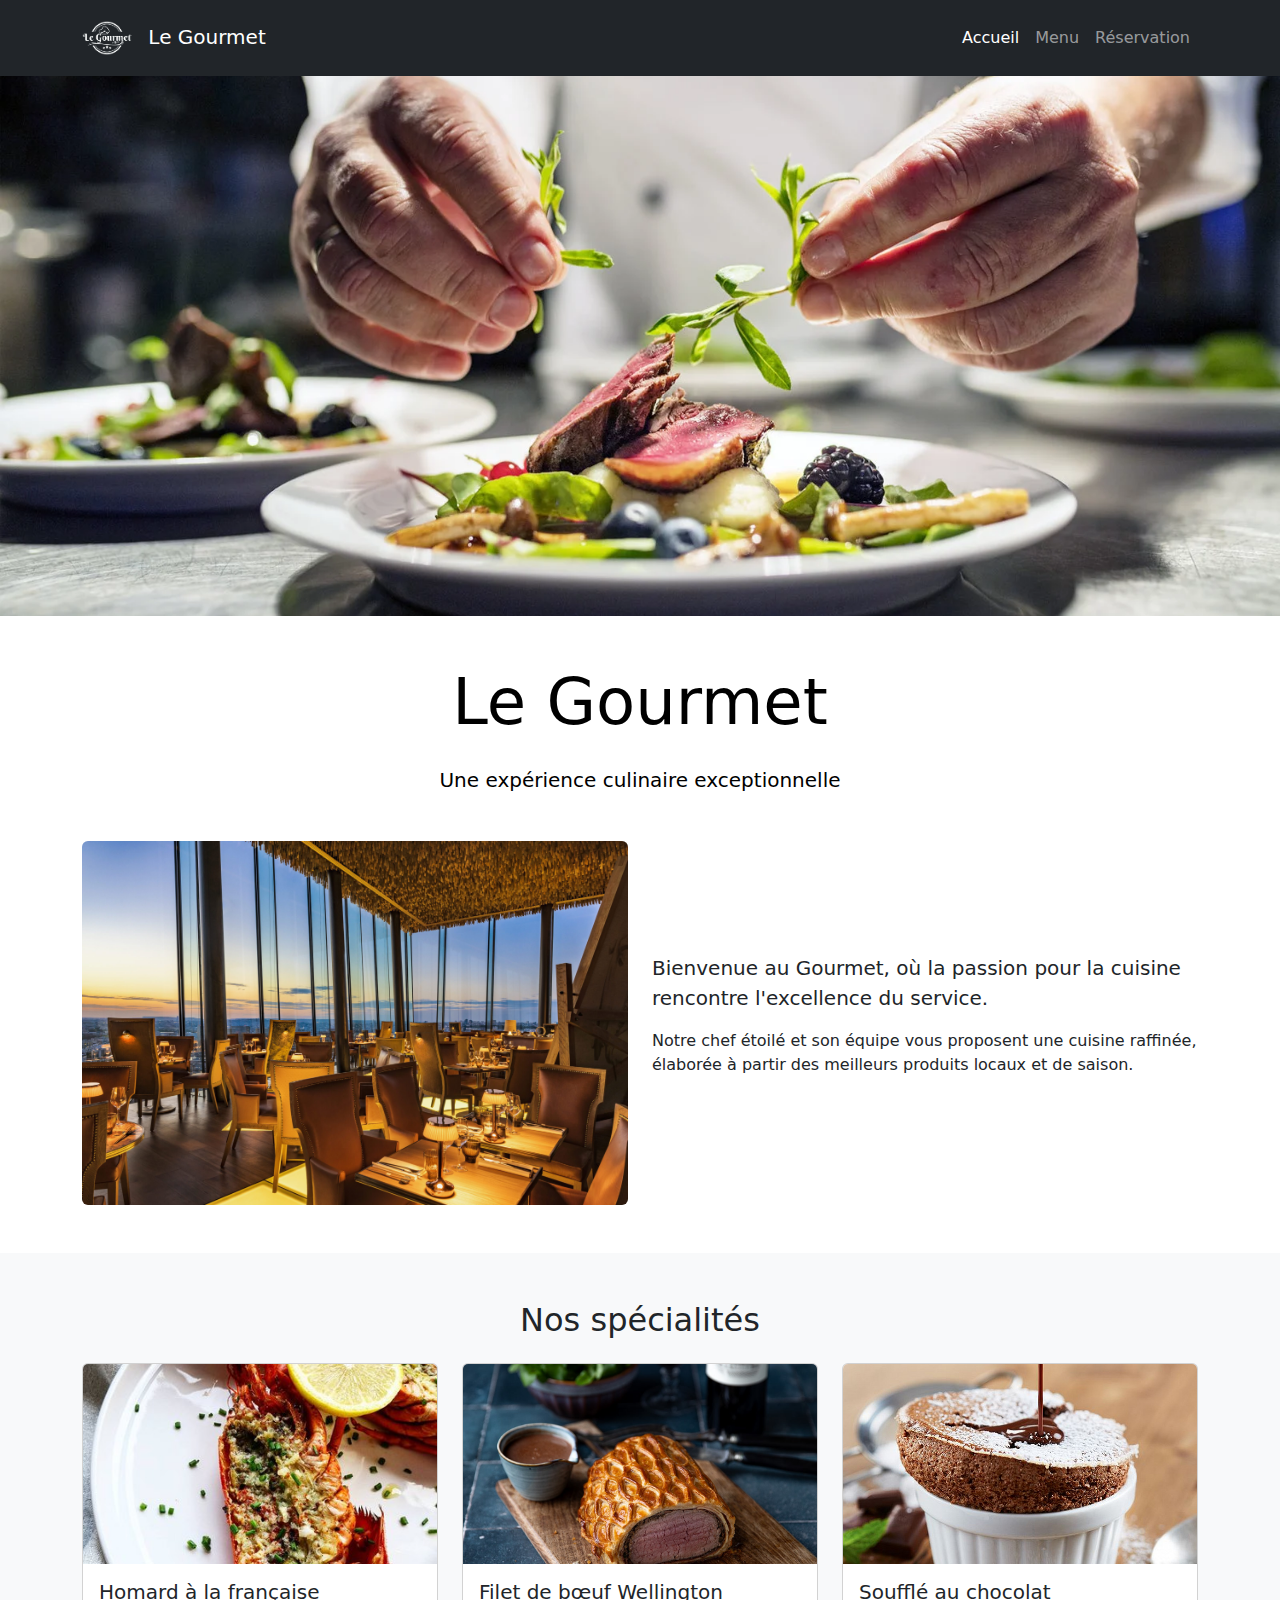
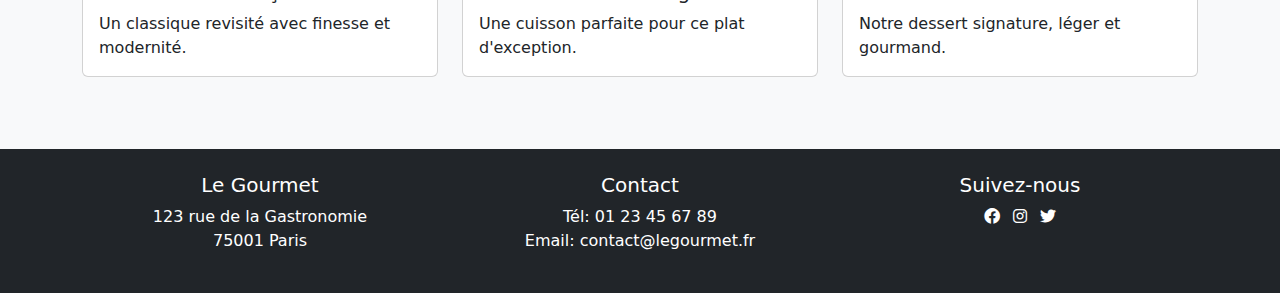
<file: index.html>
<!DOCTYPE html>
<html lang="fr">
<head>
    <meta charset="UTF-8">
    <meta name="viewport" content="width=device-width, initial-scale=1.0">
    <title>Le Gourmet - Restaurant</title>
    <link href="https://cdn.jsdelivr.net/npm/bootstrap@5.3.0/dist/css/bootstrap.min.css" rel="stylesheet">
    <link rel="stylesheet" href="https://cdnjs.cloudflare.com/ajax/libs/font-awesome/6.0.0/css/all.min.css">
    <link href="https://fonts.googleapis.com/css2?family=Playfair+Display:wght@700&display=swap" rel="stylesheet">
    <link rel="stylesheet" href="assets/css/style.css">
    <link rel="icon" href="assets/img/favicon.png" type="image/x-icon">
    <style>
        .hero-section {
            background: linear-gradient(rgba(0,0,0,0.5), rgba(0,0,0,0.5)), url('https://source.unsplash.com/1600x900/?restaurant') center/cover;
            height: 60vh;
            display: flex;
            align-items: center;
            justify-content: center;
            color: white;
            text-align: center;
        }
        .speciality-card {
            transition: transform 0.3s;
        }
        .speciality-card:hover {
            transform: translateY(-5px);
        }
    </style>
</head>
<body>
    <!-- Navigation -->
    <nav class="navbar navbar-expand-lg navbar-dark bg-dark">
        <div class="container">
            <a class="navbar-brand" href="index.html">
                <img src="assets/img/logo.png" alt="Logo" style="max-height: 50px; margin-right: 10px;">
                Le Gourmet
            </a>
            <button class="navbar-toggler" type="button" data-bs-toggle="collapse" data-bs-target="#navbarNav">
                <span class="navbar-toggler-icon"></span>
            </button>
            <div class="collapse navbar-collapse" id="navbarNav">
                <ul class="navbar-nav ms-auto">
                    <li class="nav-item">
                        <a class="nav-link active" href="index.html">Accueil</a>
                    </li>
                    <li class="nav-item">
                        <a class="nav-link" href="menu.html">Menu</a>
                    </li>
                    <li class="nav-item">
                        <a class="nav-link" href="reservation.html">Réservation</a>
                    </li>
                </ul>
            </div>
        </div>
    </nav>

    <!-- Hero Section -->
    <section class="hero-section" style="background: url('assets/img/cuisine.webp') center/cover; height: 60vh;"></section>

    <!-- À propos Section -->
    <section class="py-5">
        <div class="container">
            <!-- Titre centré avec du padding -->
            <h1 class="display-3 mb-4 text-center" style="color: black;">Le Gourmet</h1>
            <p class="lead text-center" style="color: black; padding-bottom: 30px;">Une expérience culinaire exceptionnelle</p>

            <!-- Contenu de la section avec une rangée alignée -->
            <div class="row align-items-center">
                <div class="col-lg-6">
                    <img src="assets/img/restaurant.jpg" alt="Notre cuisine" class="img-fluid rounded">
                </div>
                <div class="col-lg-6">
                    <p class="lead">Bienvenue au Gourmet, où la passion pour la cuisine rencontre l'excellence du service.</p>
                    <p>Notre chef étoilé et son équipe vous proposent une cuisine raffinée, élaborée à partir des meilleurs produits locaux et de saison.</p>
                </div>
            </div>
        </div>
    </section>

    <!-- Nos spécialités -->
    <section class="bg-light py-5">
        <div class="container">
            <h2 class="text-center mb-4">Nos spécialités</h2>
            <div class="row">
                <div class="col-md-4 mb-4">
                    <div class="card speciality-card">
                        <img src="assets/img/homard.jpg" class="card-img-top" alt="Spécialité 1">
                        <div class="card-body">
                            <h5 class="card-title">Homard à la française</h5>
                            <p class="card-text">Un classique revisité avec finesse et modernité.</p>
                        </div>
                    </div>
                </div>
                <div class="col-md-4 mb-4">
                    <div class="card speciality-card">
                        <img src="assets/img/wellington.jpg" class="card-img-top" alt="Spécialité 2">
                        <div class="card-body">
                            <h5 class="card-title">Filet de bœuf Wellington</h5>
                            <p class="card-text">Une cuisson parfaite pour ce plat d'exception.</p>
                        </div>
                    </div>
                </div>
                <div class="col-md-4 mb-4">
                    <div class="card speciality-card">
                        <img src="assets/img/souffle-chocolat.jpg" class="card-img-top" alt="Spécialité 3">
                        <div class="card-body">
                            <h5 class="card-title">Soufflé au chocolat</h5>
                            <p class="card-text">Notre dessert signature, léger et gourmand.</p>
                        </div>
                    </div>
                </div>
            </div>
        </div>
    </section>

    <!-- Footer -->
    <!-- Footer -->
    <footer class="bg-dark text-white py-4">
        <div class="container">
            <div class="row justify-content-center">
                <div class="col-md-4 text-center">
                    <h5>Le Gourmet</h5>
                    <p>123 rue de la Gastronomie<br>75001 Paris</p>
                </div>
                <div class="col-md-4 text-center">
                    <h5>Contact</h5>
                    <p>Tél: 01 23 45 67 89<br>Email: contact@legourmet.fr</p>
                </div>
                <div class="col-md-4 text-center">
                    <h5>Suivez-nous</h5>
                    <div class="social-links">
                        <a href="#" class="text-white me-2"><i class="fab fa-facebook"></i></a>
                        <a href="#" class="text-white me-2"><i class="fab fa-instagram"></i></a>
                        <a href="#" class="text-white"><i class="fab fa-twitter"></i></a>
                    </div>
                </div>
            </div>
        </div>
    </footer>


    <script src="https://cdn.jsdelivr.net/npm/bootstrap@5.3.0/dist/js/bootstrap.bundle.min.js"></script>
</body>
</html>
</file>
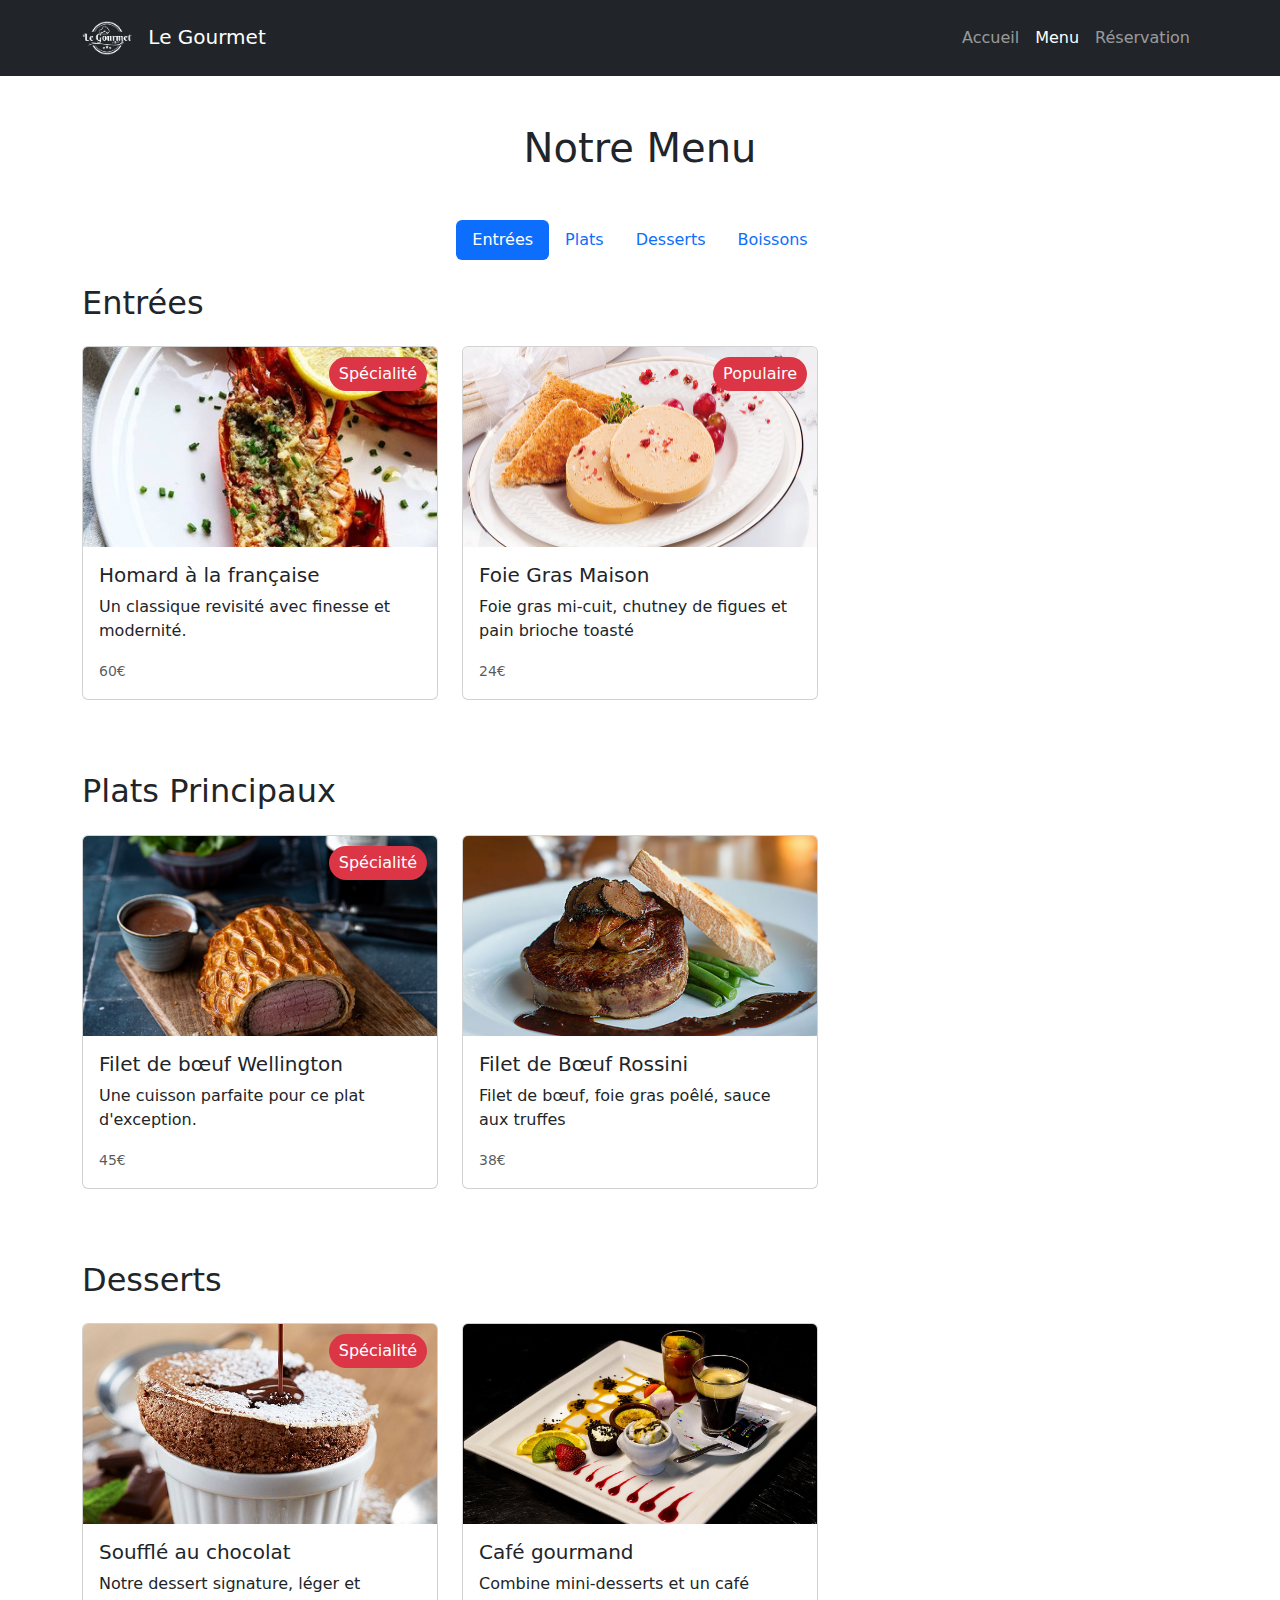
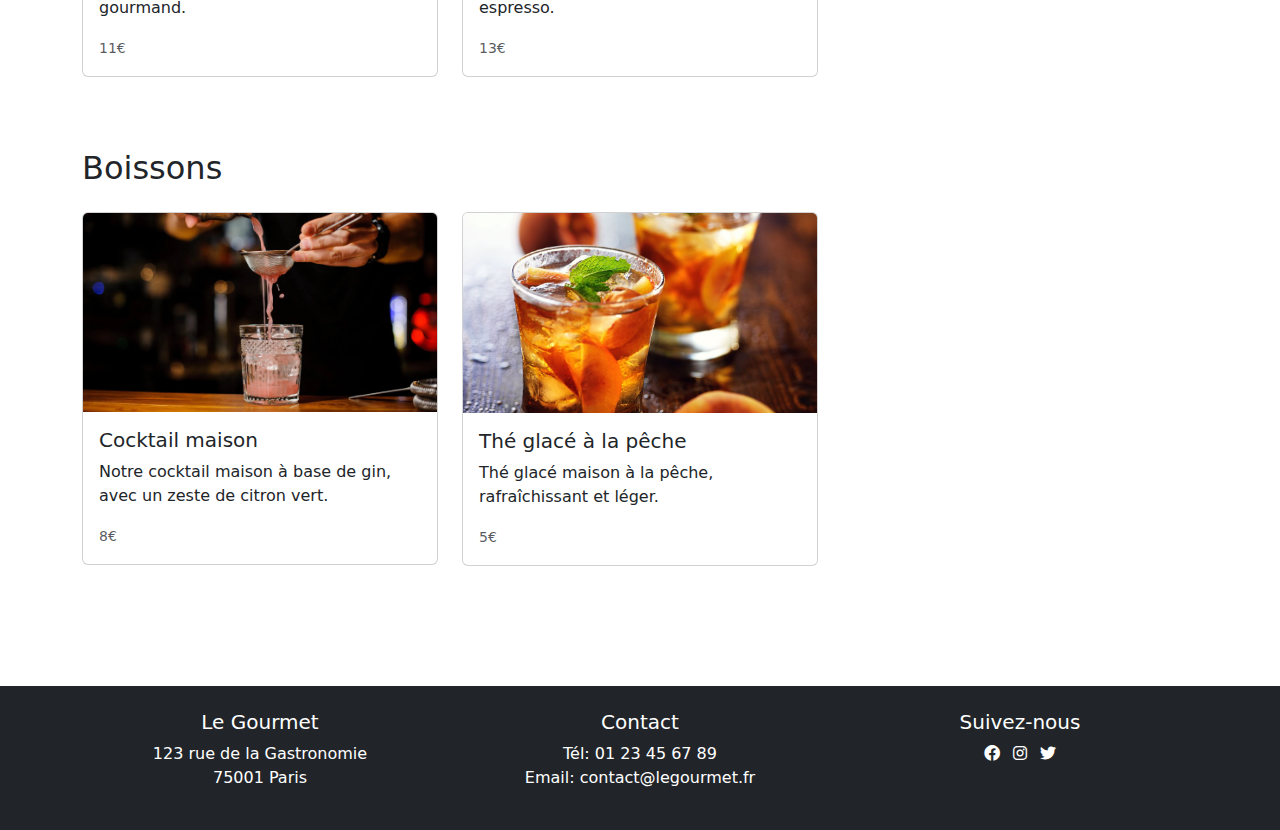
<file: menu.html>
<!DOCTYPE html>
<html lang="fr">
<head>
    <meta charset="UTF-8">
    <meta name="viewport" content="width=device-width, initial-scale=1.0">
    <title>Le Gourmet - Menu</title>
    <link href="https://cdn.jsdelivr.net/npm/bootstrap@5.3.0/dist/css/bootstrap.min.css" rel="stylesheet">
    <link rel="stylesheet" href="https://cdnjs.cloudflare.com/ajax/libs/font-awesome/6.0.0/css/all.min.css">
    <link rel="icon" href="assets/img/favicon.png" type="image/x-icon">
    <style>
        .menu-card {
            transition: transform 0.3s;
        }
        .menu-card:hover {
            transform: scale(1.02);
        }
        .popular-badge {
            position: absolute;
            top: 10px;
            right: 10px;
            background-color: #dc3545;
            color: white;
            padding: 5px 10px;
            border-radius: 20px;
        }
        img.card-img-top,
        .menu-card .card-img-top {
          max-height: 200px;
          width: 100%;
          object-fit: cover;
        }
    </style>
</head>
<body>
    <!-- Navigation -->
    <nav class="navbar navbar-expand-lg navbar-dark bg-dark">
        <div class="container">
            <a class="navbar-brand" href="index.html">
                <img src="assets/img/logo.png" alt="Logo" style="max-height: 50px; margin-right: 10px;">
                Le Gourmet
            </a>
            <button class="navbar-toggler" type="button" data-bs-toggle="collapse" data-bs-target="#navbarNav">
                <span class="navbar-toggler-icon"></span>
            </button>
            <div class="collapse navbar-collapse" id="navbarNav">
                <ul class="navbar-nav ms-auto">
                    <li class="nav-item">
                        <a class="nav-link" href="index.html">Accueil</a>
                    </li>
                    <li class="nav-item">
                        <a class="nav-link active" href="menu.html">Menu</a>
                    </li>
                    <li class="nav-item">
                        <a class="nav-link" href="reservation.html">Réservation</a>
                    </li>
                </ul>
            </div>
        </div>
    </nav>

    <!-- Menu Categories -->
    <div class="container py-5">
        <h1 class="text-center mb-5">Notre Menu</h1>
        
        <!-- Category Navigation -->
        <ul class="nav nav-pills mb-4 justify-content-center" id="menuTabs">
            <li class="nav-item">
                <a class="nav-link active" href="#entrees">Entrées</a>
            </li>
            <li class="nav-item">
                <a class="nav-link" href="#plats">Plats</a>
            </li>
            <li class="nav-item">
                <a class="nav-link" href="#desserts">Desserts</a>
            </li>
            <li class="nav-item">
                <a class="nav-link" href="#boissons">Boissons</a>
            </li>
        </ul>

        <!-- Entrées -->
        <section id="entrees" class="mb-5">
            <h2 class="mb-4">Entrées</h2>
            <div class="row">
                <div class="col-md-6 col-lg-4 mb-4">
                    <div class="card menu-card">
                        <img src="assets/img/homard.jpg" class="card-img-top" alt="Entrée2">
                        <span class="popular-badge">Spécialité</span>
                        <div class="card-body">
                            <h5 class="card-title">Homard à la française</h5>
                            <p class="card-text">Un classique revisité avec finesse et modernité.</p>
                            <p class="card-text"><small class="text-muted">60€</small></p>
                        </div>
                    </div>
                </div>
                <div class="col-md-6 col-lg-4 mb-4">
                    <div class="card menu-card">
                        <img src="assets/img/foie_gras.webp" class="card-img-top" alt="Entrée">
                        <span class="popular-badge">Populaire</span>
                        <div class="card-body">
                            <h5 class="card-title">Foie Gras Maison</h5>
                            <p class="card-text">Foie gras mi-cuit, chutney de figues et pain brioche toasté</p>
                            <p class="card-text"><small class="text-muted">24€</small></p>
                        </div>
                    </div>
                </div>
                <!-- Autres entrées... -->
            </div>
        </section>

        <!-- Plats -->
        <section id="plats" class="mb-5">
            <h2 class="mb-4">Plats Principaux</h2>
            <div class="row">
                <div class="col-md-6 col-lg-4 mb-4">
                    <div class="card menu-card">
                        <img src="assets/img/wellington.jpg" class="card-img-top" alt="Plat2">
                        <span class="popular-badge">Spécialité</span>
                        <div class="card-body">
                            <h5 class="card-title">Filet de bœuf Wellington</h5>
                            <p class="card-text">Une cuisson parfaite pour ce plat d'exception.</p>
                            <p class="card-text"><small class="text-muted">45€</small></p>
                        </div>
                    </div>
                </div>
                <div class="col-md-6 col-lg-4 mb-4">
                    <div class="card menu-card">
                        <img src="assets/img/boeuf-rossini.jpg" class="card-img-top" alt="Plat">
                        <div class="card-body">
                            <h5 class="card-title">Filet de Bœuf Rossini</h5>
                            <p class="card-text">Filet de bœuf, foie gras poêlé, sauce aux truffes</p>
                            <p class="card-text"><small class="text-muted">38€</small></p>
                        </div>
                    </div>
                </div>
            </div>
        </section>

         <!-- Desserts -->
        <section id="desserts" class="mb-5">
            <h2 class="mb-4">Desserts</h2>
            <div class="row">
                <div class="col-md-6 col-lg-4 mb-4">
                    <div class="card menu-card">
                        <img src="assets/img/souffle-chocolat.jpg" class="card-img-top" alt="Dessert">
                        <span class="popular-badge">Spécialité</span>
                        <div class="card-body">
                            <h5 class="card-title">Soufflé au chocolat</h5>
                            <p class="card-text">Notre dessert signature, léger et gourmand.</p>
                            <p class="card-text"><small class="text-muted">11€</small></p>
                        </div>
                    </div>
                </div>
                <div class="col-md-6 col-lg-4 mb-4">
                    <div class="card menu-card">
                        <img src="assets/img/cafe-gourmand.jpg" class="card-img-top" alt="Dessert2">
                        <div class="card-body">
                            <h5 class="card-title">Café gourmand</h5>
                            <p class="card-text">Combine mini-desserts et un café espresso.</p>                      </p>
                            <p class="card-text"><small class="text-muted">13€</small></p>
                        </div>
                    </div>
                </div>
            </div>
        </section>

        <!-- Boissons -->
        <section id="boissons" class="mb-5">
            <h2 class="mb-4">Boissons</h2>
            <div class="row">
                <div class="col-md-6 col-lg-4 mb-4">
                    <div class="card menu-card">
                        <img src="assets/img/cocktail.webp" class="card-img-top" alt="Boisson">
                        <div class="card-body">
                            <h5 class="card-title">Cocktail maison</h5>
                            <p class="card-text">Notre cocktail maison à base de gin, avec un zeste de citron vert.</p>
                            <p class="card-text"><small class="text-muted">8€</small></p>
                        </div>
                    </div>
                </div>
                <div class="col-md-6 col-lg-4 mb-4">
                    <div class="card menu-card">
                        <img src="assets/img/the-glace.jpg" class="card-img-top" alt="Boisson2">
                        <div class="card-body">
                            <h5 class="card-title">Thé glacé à la pêche</h5>
                            <p class="card-text">Thé glacé maison à la pêche, rafraîchissant et léger.</p>                   
                            <p class="card-text"><small class="text-muted">5€</small></p>
                        </div>
                    </div>
                </div>
            </div>
        </section>
    </div>

    <!-- Footer -->
    <!-- Footer -->
    <footer class="bg-dark text-white py-4">
        <div class="container">
            <div class="row justify-content-center">
                <div class="col-md-4 text-center">
                    <h5>Le Gourmet</h5>
                    <p>123 rue de la Gastronomie<br>75001 Paris</p>
                </div>
                <div class="col-md-4 text-center">
                    <h5>Contact</h5>
                    <p>Tél: 01 23 45 67 89<br>Email: contact@legourmet.fr</p>
                </div>
                <div class="col-md-4 text-center">
                    <h5>Suivez-nous</h5>
                    <div class="social-links">
                        <a href="#" class="text-white me-2"><i class="fab fa-facebook"></i></a>
                        <a href="#" class="text-white me-2"><i class="fab fa-instagram"></i></a>
                        <a href="#" class="text-white"><i class="fab fa-twitter"></i></a>
                    </div>
                </div>
            </div>
        </div>
    </footer>

    <script src="https://cdn.jsdelivr.net/npm/bootstrap@5.3.0/dist/js/bootstrap.bundle.min.js"></script>
</body>
</html>
</file>
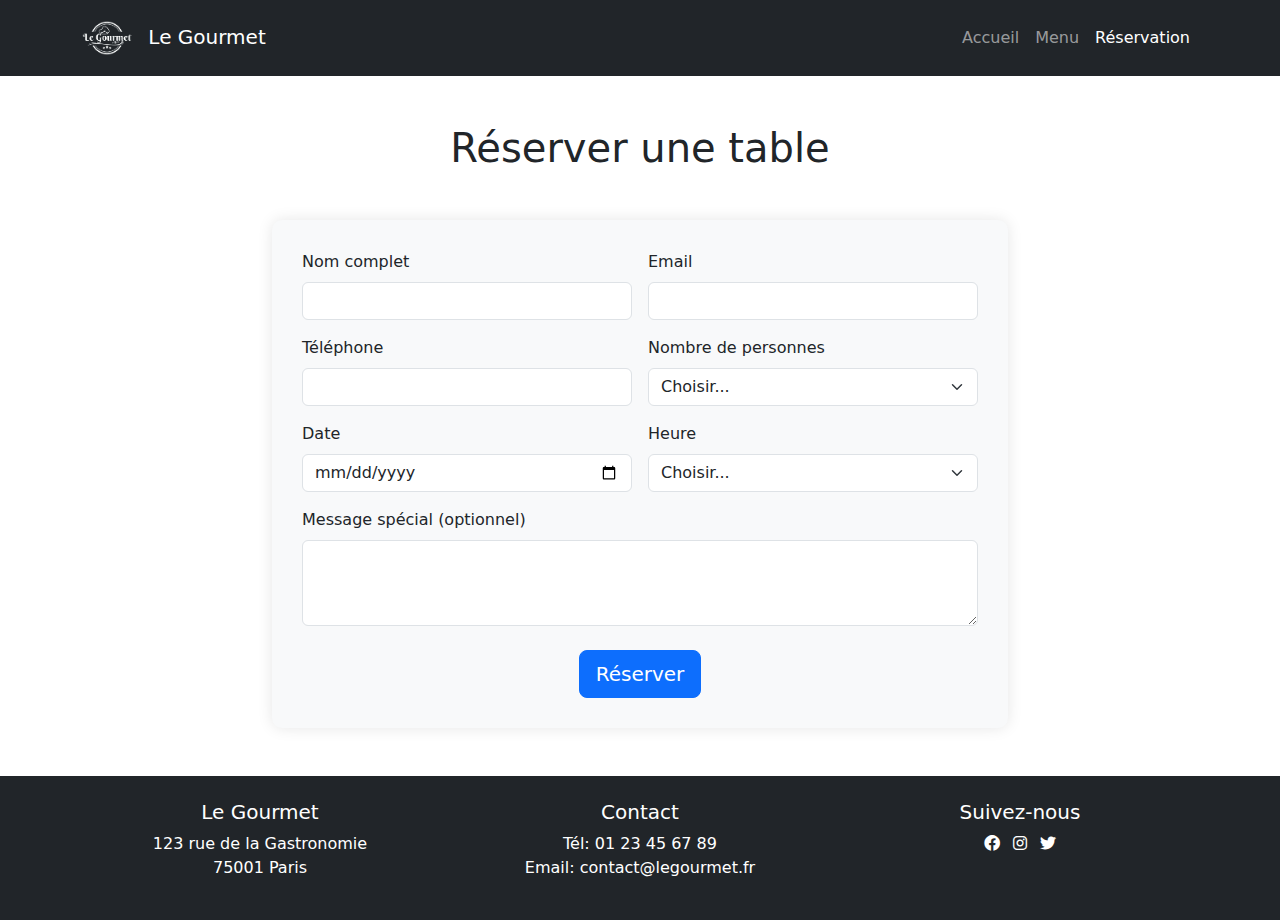
<file: reservation.html>
<!DOCTYPE html>
<html lang="fr">
<head>
    <meta charset="UTF-8">
    <meta name="viewport" content="width=device-width, initial-scale=1.0">
    <title>Le Gourmet - Réservation</title>
    <link href="https://cdn.jsdelivr.net/npm/bootstrap@5.3.0/dist/css/bootstrap.min.css" rel="stylesheet">
    <link rel="stylesheet" href="https://cdnjs.cloudflare.com/ajax/libs/font-awesome/6.0.0/css/all.min.css">
    <link rel="icon" href="assets/img/favicon.png" type="image/x-icon">
    <style>
        .reservation-form {
            background-color: #f8f9fa;
            border-radius: 10px;
            padding: 30px;
            box-shadow: 0 0 15px rgba(0,0,0,0.1);
        }
    </style>
</head>
<body>
    <!-- Navigation -->
    <nav class="navbar navbar-expand-lg navbar-dark bg-dark">
        <div class="container">
            <a class="navbar-brand" href="index.html">
                <img src="assets/img/logo.png" alt="Logo" style="max-height: 50px; margin-right: 10px;">
                Le Gourmet
            </a>
            <button class="navbar-toggler" type="button" data-bs-toggle="collapse" data-bs-target="#navbarNav">
                <span class="navbar-toggler-icon"></span>
            </button>
            <div class="collapse navbar-collapse" id="navbarNav">
                <ul class="navbar-nav ms-auto">
                    <li class="nav-item">
                        <a class="nav-link" href="index.html">Accueil</a>
                    </li>
                    <li class="nav-item">
                        <a class="nav-link" href="menu.html">Menu</a>
                    </li>
                    <li class="nav-item">
                        <a class="nav-link active" href="reservation.html">Réservation</a>
                    </li>
                </ul>
            </div>
        </div>
    </nav>

    <!-- Réservation Section -->
    <div class="container py-5">
        <h1 class="text-center mb-5">Réserver une table</h1>
        
        <div class="row justify-content-center">
            <div class="col-md-8">
                <form class="reservation-form" id="reservationForm" onsubmit="return handleSubmit(event)">
                    <div class="row g-3">
                        <!-- Nom -->
                        <div class="col-md-6">
                            <label for="name" class="form-label">Nom complet</label>
                            <input type="text" class="form-control" id="name" required>
                        </div>
                        
                        <!-- Email -->
                        <div class="col-md-6">
                            <label for="email" class="form-label">Email</label>
                            <input type="email" class="form-control" id="email" required>
                        </div>
                        
                        <!-- Téléphone -->
                        <div class="col-md-6">
                            <label for="phone" class="form-label">Téléphone</label>
                            <input type="tel" class="form-control" id="phone" required>
                        </div>
                        
                        <!-- Nombre de personnes -->
                        <div class="col-md-6">
                            <label for="guests" class="form-label">Nombre de personnes</label>
                            <select class="form-select" id="guests" required>
                                <option value="">Choisir...</option>
                                <option value="1">1 personne</option>
                                <option value="2">2 personnes</option>
                                <option value="3">3 personnes</option>
                                <option value="4">4 personnes</option>
                                <option value="5">5 personnes</option>
                                <option value="6">6 personnes</option>
                                <option value="7">7 personnes ou plus</option>
                            </select>
                        </div>
                        
                        <!-- Date -->
                        <div class="col-md-6">
                            <label for="date" class="form-label">Date</label>
                            <input type="date" class="form-control" id="date" required>
                        </div>
                        
                        <!-- Heure -->
                        <div class="col-md-6">
                            <label for="time" class="form-label">Heure</label>
                            <select class="form-select" id="time" required>
                                <option value="">Choisir...</option>
                                <option value="12:00">12:00</option>
                                <option value="12:30">12:30</option>
                                <option value="13:00">13:00</option>
                                <option value="13:30">13:30</option>
                                <option value="19:00">19:00</option>
                                <option value="19:30">19:30</option>
                                <option value="20:00">20:00</option>
                                <option value="20:30">20:30</option>
                                <option value="21:00">21:00</option>
                            </select>
                        </div>
                        
                        <!-- Message spécial -->
                        <div class="col-12">
                            <label for="message" class="form-label">Message spécial (optionnel)</label>
                            <textarea class="form-control" id="message" rows="3"></textarea>
                        </div>
                        
                        <!-- Bouton de soumission -->
                        <div class="col-12 text-center mt-4">
                            <button type="submit" class="btn btn-primary btn-lg">Réserver</button>
                        </div>
                    </div>
                </form>
            </div>
        </div>
    </div>

    <!-- Footer -->
    <footer class="bg-dark text-white py-4">
        <div class="container">
            <div class="row justify-content-center">
                <div class="col-md-4 text-center">
                    <h5>Le Gourmet</h5>
                    <p>123 rue de la Gastronomie<br>75001 Paris</p>
                </div>
                <div class="col-md-4 text-center">
                    <h5>Contact</h5>
                    <p>Tél: 01 23 45 67 89<br>Email: contact@legourmet.fr</p>
                </div>
                <div class="col-md-4 text-center">
                    <h5>Suivez-nous</h5>
                    <div class="social-links">
                        <a href="#" class="text-white me-2"><i class="fab fa-facebook"></i></a>
                        <a href="#" class="text-white me-2"><i class="fab fa-instagram"></i></a>
                        <a href="#" class="text-white"><i class="fab fa-twitter"></i></a>
                    </div>
                </div>
            </div>
        </div>
    </footer>

    <script src="https://cdn.jsdelivr.net/npm/bootstrap@5.3.0/dist/js/bootstrap.bundle.min.js"></script>
    <script>
        function handleSubmit(event) {
            event.preventDefault();
            
            // Récupération des données du formulaire
            const formData = {
                name: document.getElementById('name').value,
                email: document.getElementById('email').value,
                phone: document.getElementById('phone').value,
                guests: document.getElementById('guests').value,
                date: document.getElementById('date').value,
                time: document.getElementById('time').value,
                message: document.getElementById('message').value
            };
            
            // Affichage d'une alerte de confirmation
            alert('Merci pour votre réservation ! Nous vous contacterons rapidement pour la confirmer.');
            
            // Réinitialisation du formulaire
            document.getElementById('reservationForm').reset();
            
            return false;
        }
    </script>
</body>
</html>
</file>
<file: assets/css/style.css>
.speciality-card img {
    height: 200px;
    object-fit: cover;
}
.card-text {
    min-height: 48px;
}
</file>
